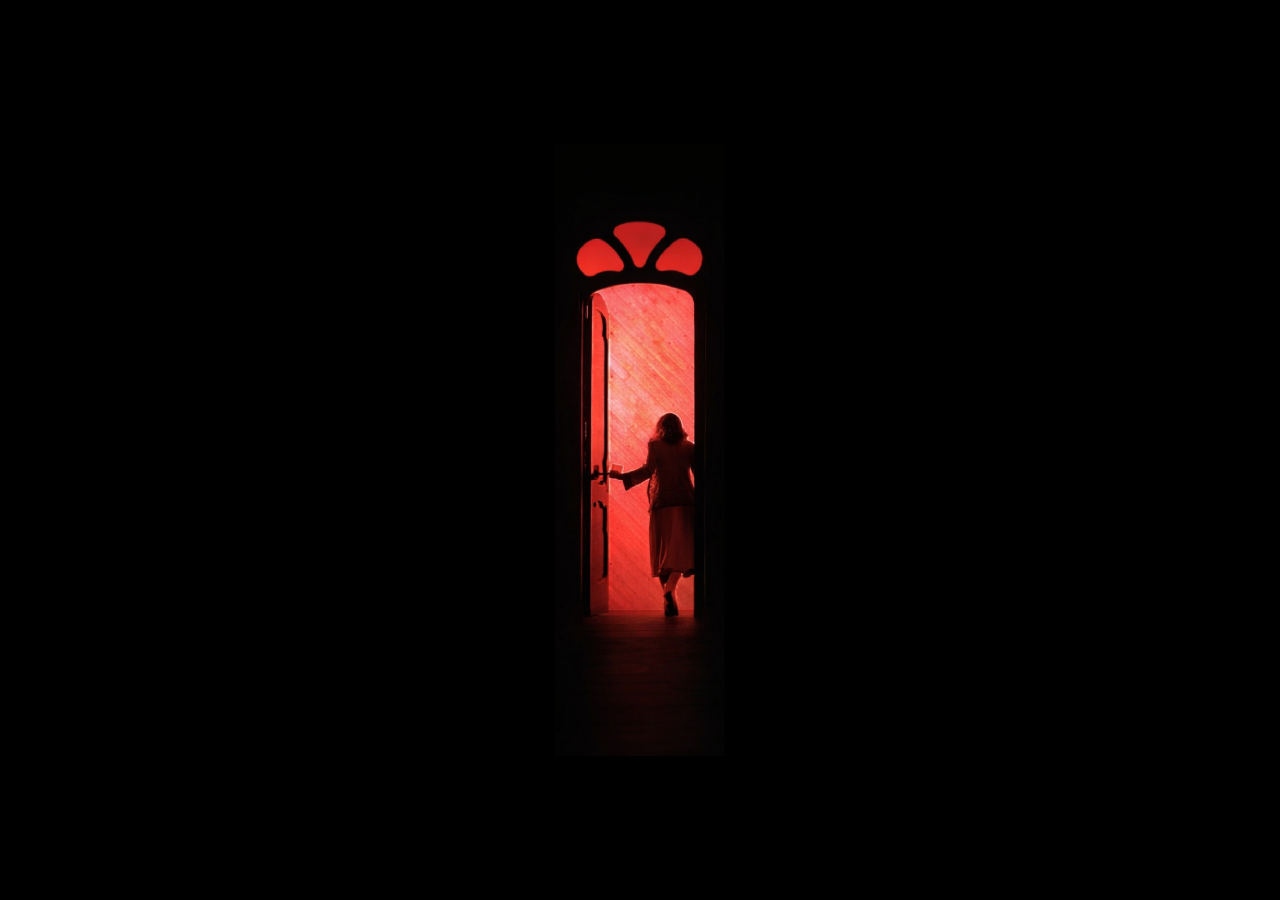
<file: index.html>
<!doctype html>
<html lang="en">
<head>
  <meta charset="utf-8" />
  <meta name="viewport" content="width=device-width, initial-scale=1" />
  <title>Dario Argento Webzine</title>
  <link rel="stylesheet" href="style.css" />
</head>

<body class="cover">
  <a class="doorLink" href="page.html" aria-label="Enter">
    <img class="doorImg" src="images/red-door-cover.png" alt="Red door">
    <span class="doorText">DARIO ARGENTO</span>
  </a>
</body>

</html>
</file>
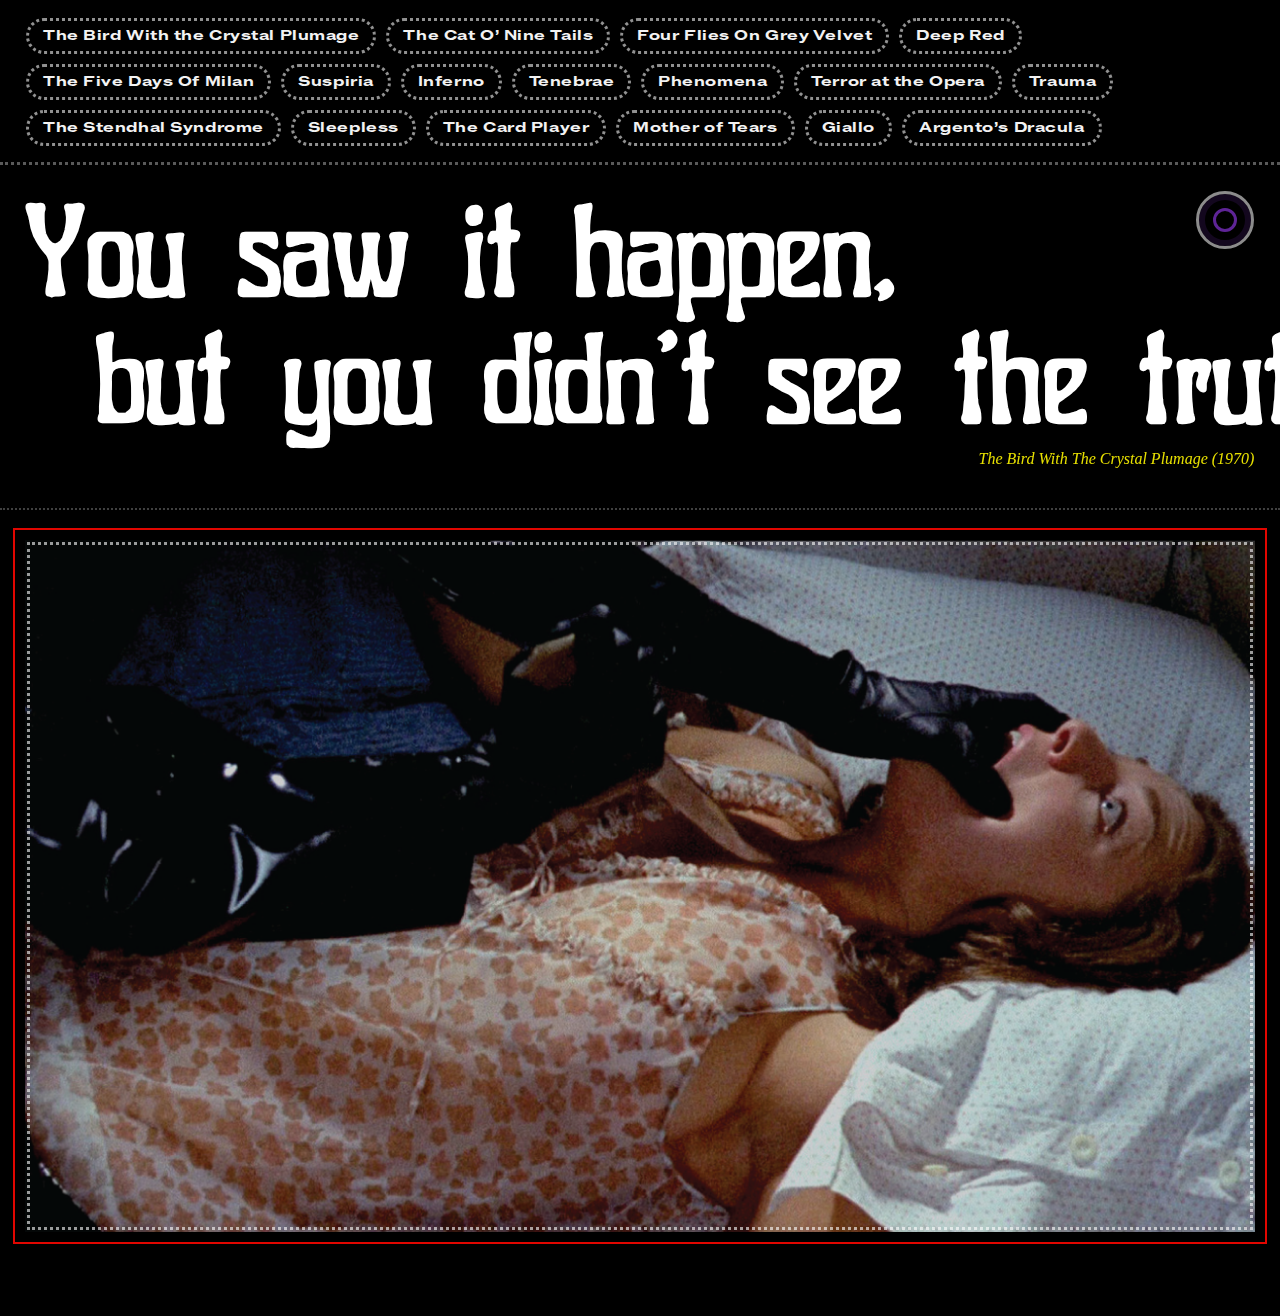
<file: page.html>
<!doctype html>
<html lang="zh">
<head>
  <meta charset="utf-8" />
  <meta name="viewport" content="width=device-width, initial-scale=1" />
  <title>The Bird With the Crystal Plumage</title>
  <link rel="stylesheet" href="style.css" />
</head>

<body class="inside">

  <!-- TOP TAGS (17 links) -->
  <nav class="tags" aria-label="Film navigation">
    <a class="tag" href="bird.html">The Bird With the Crystal Plumage</a>

    <a class="tag" href="cat.html">The Cat O’ Nine Tails</a>
    <a class="tag" href="flies.html">Four Flies On Grey Velvet</a>
    <a class="tag" href="deep-red.html">Deep Red</a>
    <a class="tag" href="five-days.html">The Five Days Of Milan</a>
    <a class="tag" href="suspiria.html">Suspiria</a>
    <a class="tag" href="inferno.html">Inferno</a>
    <a class="tag" href="tenebrae.html">Tenebrae</a>
    <a class="tag" href="phenomena.html">Phenomena</a>
    <a class="tag" href="opera.html">Terror at the Opera</a>
    <a class="tag" href="trauma.html">Trauma</a>
    <a class="tag" href="stendhal.html">The Stendhal Syndrome</a>
    <a class="tag" href="sleepless.html">Sleepless</a>
    <a class="tag" href="card-player.html">The Card Player</a>
    <a class="tag" href="mother-of-tears.html">Mother of Tears</a>
    <a class="tag" href="giallo.html">Giallo</a>
    <a class="tag" href="dracula.html">Argento’s Dracula</a>
  </nav>

  <!-- STICKY QUOTE (will be pushed by image while scrolling) -->
  <header class="quote">
    <div class="quoteInner">
     <h1 class="quoteText">
  <span class="line line-1">You saw it happen,</span>
  <span class="line line-2">but you didn’t see the truth.</span>
</h1>

      <p class="quoteCaption">
        <span class="captionAccent">The Bird With The Crystal Plumage (1970)</span>
      </p>

      <!-- optional icon on right -->
      <div class="sigil" aria-hidden="true"></div>
    </div>
  </header>

  <!-- BIG IMAGE (clickable, links to the same film page) -->
  <main class="stage">
    <a class="bigLink" href="bird.html" aria-label="Open The Bird With the Crystal Plumage page">

      <!-- ✅ 把 src 换成你自己的图片文件名 -->
      <img class="bigImg" src="images/bird-still.png" alt="Film still: The Bird With the Crystal Plumage" />
      
    </a>
  </main>

  <!-- dotted divider like your mock -->
  <div class="divider" aria-hidden="true"></div>

</body>
</html>
</file>
<file: style.css>
/* =========================
   0) RESET (avoid old rules)
   ========================= */
* { box-sizing: border-box; }
html, body { height: 100%; }
body { margin: 0; }

/* 关键：防止任何旧规则把 img 拉到 100% */
img { max-width: none; width: auto; height: auto; display: block; }

/* =========================
   1) LOAD FONT: Charleston
   你已有字体对了，保持同路径
   ========================= */
@font-face{
  font-family: "Charleston";
  src: url("fonts/Charleston.ttf") format("truetype");
  font-weight: 400;
  font-style: normal;
}
@font-face{
  font-family: "ABCROM";
  src: url("fonts/ABCROMExtended-Bold-Trial.otf") format("opentype");
  font-weight: 700;
  font-style: normal;
}

@font-face{
  font-family: "ABCROM";
  src: url("fonts/ABCROMExtended-BoldItalic-Trial.otf") format("opentype");
  font-weight: 700;
  font-style: italic;
}



/* =========================
   2) COVER PAGE ONLY
   ========================= */
body.cover{
  background: #000;
  overflow: hidden;   /* 永远不出现滚动条 */
  display: grid;
  place-items: center;
}

/* clickable wrapper */
body.cover .doorLink{
  position: relative;
  display: inline-block;
  cursor: pointer;
}

/* ===== door image sizing (THIS is the only knob you adjust) =====
   目标：门占屏幕高度约 60% 左右，且不爆
*/
body.cover .doorImg{
  height: min(68vh, 720px);  /* 先给你一个很像参考图的比例 */
  width: auto;

  opacity: 1;
  transition: opacity .35s ease;
}

body.cover .doorText{
  position: absolute;
  inset: 0;

  display: flex;
  align-items: center;
  justify-content: center;

  font-family: "Charleston", serif;
  font-size: 28px;
  letter-spacing: .18em;
  color: #e10600;

  opacity: 0;
  transition: opacity .35s ease;

  /* ✅ 关键：不允许换行 */
  white-space: nowrap;

  /* ✅ 关键：旋转以中心为轴 */
  transform-origin: center;
  transform: rotate(90deg);

  pointer-events: none;
}


/* hover interaction */
body.cover .doorLink:hover .doorImg{
  opacity: 0;
}
body.cover .doorLink:hover .doorText{
  opacity: 1;
}

/* optional: keyboard focus */
body.cover .doorLink:focus-visible{
  outline: 1px solid rgba(255,255,255,.4);
  outline-offset: 12px;
  border-radius: 10px;
}
/* =========================
   INSIDE PAGE (webzine)
   ========================= */

body.inside{
  background: #000;
  color: #fff;
  margin: 0;
  overflow-x: hidden;
}

/* top tags row */
.tags{
  position: sticky;
  top: 0;
  z-index: 50;
  padding: 18px 26px 16px;
  background: #000;

  display: flex;
  flex-wrap: wrap;
  gap: 10px;

  border-bottom: 2px dotted rgba(255,255,255,.35);
}

.tag{
  color: #fff;
  text-decoration: none;
  font-size: 12px;
  letter-spacing: .02em;

  border: 2px dotted rgba(255,255,255,.5);
  border-radius: 999px;
  padding: 6px 10px;
  line-height: 1;
  opacity: .95;
}

.tag:hover{
  color: #e10600;
  border-color: #e10600;
}

.tag.is-active{
  border-color: rgba(255,255,255,.9);
  opacity: 1;
}

/* sticky quote block */
.quote{
  position: sticky;
  top: 78px; /* tags 的高度下面 */
  z-index: 10;
  background: #000;
  border-bottom: 2px dotted rgba(255,255,255,.25);
}

.quoteInner{
  width: min(1200px, 92vw);
  margin: 0 auto;
  padding: 56px 0 40px;
  position: relative;
}

.quoteText{
  font-family: "Charleston", serif;
  font-size: clamp(44px, 6vw, 92px);
  line-height: 1.05;
  letter-spacing: .02em;
  margin: 0;
}

.quoteCaption{
  margin: 18px 0 0;
  text-align: right;
  font-style: italic;
  font-size: 16px;
}

.captionAccent{
  color: #e7e000; /* 你图里黄色 */
}

/* right icon (pure CSS simple sigil) */
.sigil{
  position: absolute;
  right: 0;
  top: 26px;
  width: 58px;
  height: 58px;
  border-radius: 999px;
  border: 2px solid rgba(255,255,255,.55);
  box-shadow: 0 0 0 6px rgba(126,48,200,.15) inset;
}
.sigil::before{
  content:"";
  position:absolute;
  inset: 14px;
  border-radius: 999px;
  border: 3px solid rgba(126,48,200,.75);
}

/* big image area (this will push over the sticky quote visually) */
.stage{
  position: relative;
  z-index: 20; /* 比 quote 高，让图“顶上去” */
  padding: 42px 0 72px;
  background: #000;
}

.bigLink{
  display: block;
  width: min(1200px, 92vw);
  margin: 0 auto;

  position: relative;
  border: 2px solid #e10600;        /* 红外框 */
  padding: 10px;                     /* 框与图的距离 */
  text-decoration: none;
  color: #fff;
}

/* dotted inner border */
.bigLink::before{
  content:"";
  position:absolute;
  inset: 10px;
  border: 2px dotted rgba(255,255,255,.55);
  pointer-events: none;
}

.bigImg{
  display: block;
  width: 100%;
  height: auto;
}

/* small “可点” hint on image */
.bigHint{
  position: absolute;
  left: 22px;
  top: 22px;
  font-size: 14px;
  opacity: .85;
  text-shadow: 0 1px 2px rgba(0,0,0,.6);
}

/* subtle hover feedback on the big image */
.bigLink:hover{
  border-color: #ff2a2a;
}
.bigLink:hover::before{
  border-color: rgba(255,42,42,.9);
}

/* bottom dotted divider like your mock */
.divider{
  border-top: 2px dotted rgba(255,255,255,.35);
  margin: 0;
}

/* =========================
   INSIDE PAGE (webzine)
   ========================= */

body.inside{
  background: #000;
  color: #fff;
  margin: 0;
  overflow-x: hidden;
}

/* top tags row */
.tags{
  position: sticky;
  top: 0;
  z-index: 50;
  padding: 18px 26px 16px;
  background: #000;

  display: flex;
  flex-wrap: wrap;
  gap: 10px;

  border-bottom: 3px dotted rgba(255,255,255,.35);
}

.tag{
  font-family: "ABCROM", system-ui, sans-serif;

  font-size: 14px;          /* ⬅️ 原来多半是 12px，直接放大 */
  padding: 8px 14px;        /* ⬅️ 让按钮“站得住” */
  letter-spacing: .04em;    /* ⬅️ 稍微收一点，不再显小 */

  color: #fff;
  text-decoration: none;
 border: 3px dotted rgba(255,255,255,.6);  /* ⬅️ 点立刻变大、变稳 */


  border-radius: 999px;
  line-height: 1;
}


.tag:hover{
  color: #e10600;
  border-color: #e10600;
}

.tag.is-active{
  border-color: rgba(255,255,255,.9);
  opacity: 1;
}

/* sticky quote block */
.quote{
  position: sticky;
  top: 78px; /* tags 的高度下面 */
  z-index: 10;
  background: #000;

}

.quoteInner{
  width: min(1400px, 96vw);   /* ✅ 原来 1200 太窄，会导致断行 */
  margin: 0 auto;
  padding: 56px 0 40px;
  position: relative;
}


.quoteText{
  font-family: "Charleston", serif;
  font-size: clamp(52px, 6.2vw, 90px);  /* ✅ 稍微比你现在小一点点 */
  letter-spacing: .03em;
  margin: 0;
}


/* 每一行都当作独立排版对象 */
.quoteText .line{
  display: block;
  line-height: 1.05;
}

.quoteText .line-1{
  margin-bottom: 44px;        /* ✅ 两行之间的“海报间距” */
}

.quoteText .line-2{
  margin-left: 70px;          /* ✅ 第二行整体右移 */
  white-space: nowrap;        /* ✅ 核心：禁止断行，否则永远不对 */
}



.quoteCaption{
  margin: 18px 0 0;
  text-align: right;
  font-style: italic;
  font-size: 16px;
}

.captionAccent{
  color: #e7e000; /* 你图里黄色 */
}

/* right icon (pure CSS simple sigil) */
.sigil{
  position: absolute;
  right: 0;
  top: 26px;
  width: 58px;
  height: 58px;
  border-radius: 999px;
  border: 3px solid rgba(255,255,255,.55);
  box-shadow: 0 0 0 6px rgba(126,48,200,.15) inset;
}
.sigil::before{
  content:"";
  position:absolute;
  inset: 14px;
  border-radius: 999px;
  border: 3px solid rgba(126,48,200,.75);
}

/* big image area (this will push over the sticky quote visually) */
.stage{
  position: relative;
  z-index: 20; /* 比 quote 高，让图“顶上去” */
  padding: 18px 0 72px;
  background: #000;
}

.bigLink{
  display: block;
  width: min(1600px, 98vw);
  margin: 0 auto;

  position: relative;
  border: 2px solid #e10600;        /* 红外框 */
  padding: 10px;                     /* 框与图的距离 */
  text-decoration: none;
  color: #fff;
}

/* dotted inner border */
.bigLink::before{
  content:"";
  position:absolute;
  inset: 12px;
  border: 3px dotted rgba(255,255,255,.6); /* ⬅️ 点变大 */
  pointer-events: none;
}


.bigImg{
  display: block;
  width: 100%;
  height: auto;
}

/* small “可点” hint on image */
.bigHint{
  position: absolute;
  left: 22px;
  top: 22px;
  font-size: 14px;
  opacity: .85;
  text-shadow: 0 1px 2px rgba(0,0,0,.6);
}

/* subtle hover feedback on the big image */
.bigLink:hover{
  border-color: #ff2a2a;
}
.bigLink:hover::before{
  border-color: rgba(255,42,42,.9);
}

/* bottom dotted divider like your mock */
.divider{
  display: none;
}
</file>
